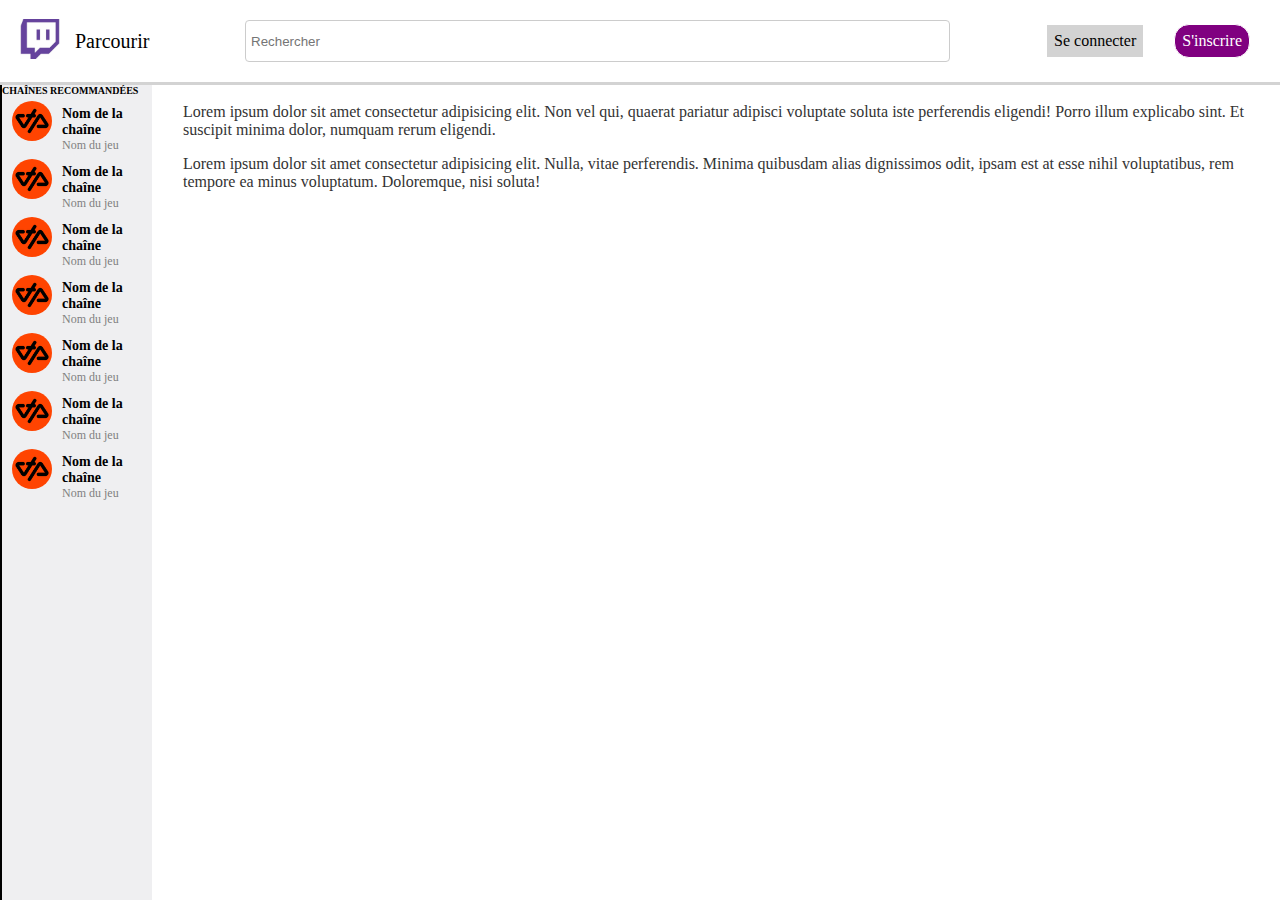
<file: header.html>
<!DOCTYPE html>
<html lang="en">
  <head>
    <meta charset="UTF-8" />
    <meta name="viewport" content="width=device-width, initial-scale=1.0" />
    <title>Twitch</title>
    <link rel="stylesheet" href="/css/style.css" rel="stylesheet" />
  </head>

  <body>
    <header class="head">
      <a href="index.html">
        <img
          src="/assets/logo twitch.jfif"
          alt="image-twitch"
          id="img_twitch"
        />
      </a>

      <a href="#" class="nav-link" target="_blank" id="text_cat">Parcourir</a>
      <div class="search-container">
        <input
          type="text"
          placeholder="Rechercher"
          name="search"
          id="search_bar"
        />
        <i class="fa-solid fa-magnifying-glass"></i>
      </div>
      <div class="auth-container">
        <p class="nav-link" id="box_login">Se connecter</p>
        <p class="nav-link" id="box_subscribe">S'inscrire</p>
      </div>
      <img
        src="/assets/Account.jfif"
        alt="account_image"
        id="img_account"
        class="account-image"
      />
    </header>

    <div class="lateral_menu">
      <h5>CHAÎNES RECOMMANDÉES</h5>
      <div class="channel-info">
        <img
          src="/assets/a58575dc-6414-45f7-a2da-a1ea2bed2e1f-profile_image-70x70.png"
          alt="Channel Image"
          class="channel-image"
        />
        <div class="channel-details">
          <p class="channel-name">Nom de la chaîne</p>
          <p class="game-name">Nom du jeu</p>
        </div>
      </div>
      <div class="channel-info">
        <img
          src="/assets/a58575dc-6414-45f7-a2da-a1ea2bed2e1f-profile_image-70x70.png"
          alt="Channel Image"
          class="channel-image"
        />
        <div class="channel-details">
          <p class="channel-name">Nom de la chaîne</p>
          <p class="game-name">Nom du jeu</p>
        </div>
      </div>
      <div class="channel-info">
        <img
          src="/assets/a58575dc-6414-45f7-a2da-a1ea2bed2e1f-profile_image-70x70.png"
          alt="Channel Image"
          class="channel-image"
        />
        <div class="channel-details">
          <p class="channel-name">Nom de la chaîne</p>
          <p class="game-name">Nom du jeu</p>
        </div>
      </div>
      <div class="channel-info">
        <img
          src="/assets/a58575dc-6414-45f7-a2da-a1ea2bed2e1f-profile_image-70x70.png"
          alt="Channel Image"
          class="channel-image"
        />
        <div class="channel-details">
          <p class="channel-name">Nom de la chaîne</p>
          <p class="game-name">Nom du jeu</p>
        </div>
      </div>
      <div class="channel-info">
        <img
          src="/assets/a58575dc-6414-45f7-a2da-a1ea2bed2e1f-profile_image-70x70.png"
          alt="Channel Image"
          class="channel-image"
        />
        <div class="channel-details">
          <p class="channel-name">Nom de la chaîne</p>
          <p class="game-name">Nom du jeu</p>
        </div>
      </div>
      <div class="channel-info">
        <img
          src="/assets/a58575dc-6414-45f7-a2da-a1ea2bed2e1f-profile_image-70x70.png"
          alt="Channel Image"
          class="channel-image"
        />
        <div class="channel-details">
          <p class="channel-name">Nom de la chaîne</p>
          <p class="game-name">Nom du jeu</p>
        </div>
      </div>
      <div class="channel-info">
        <img
          src="/assets/a58575dc-6414-45f7-a2da-a1ea2bed2e1f-profile_image-70x70.png"
          alt="Channel Image"
          class="channel-image"
        />
        <div class="channel-details">
          <p class="channel-name">Nom de la chaîne</p>
          <p class="game-name">Nom du jeu</p>
        </div>
      </div>
    </div>

    <div class="main-content">
      <h1>Bienvenue sur Twitch</h1>
      <p>
        Lorem ipsum dolor sit amet consectetur adipisicing elit. Non vel qui,
        quaerat pariatur adipisci voluptate soluta iste perferendis eligendi!
        Porro illum explicabo sint. Et suscipit minima dolor, numquam rerum
        eligendi.
      </p>
      <p>
        Lorem ipsum dolor sit amet consectetur adipisicing elit. Nulla, vitae
        perferendis. Minima quibusdam alias dignissimos odit, ipsam est at esse
        nihil voluptatibus, rem tempore ea minus voluptatum. Doloremque, nisi
        soluta!
      </p>
    </div>
  </body>
</html>
</file>
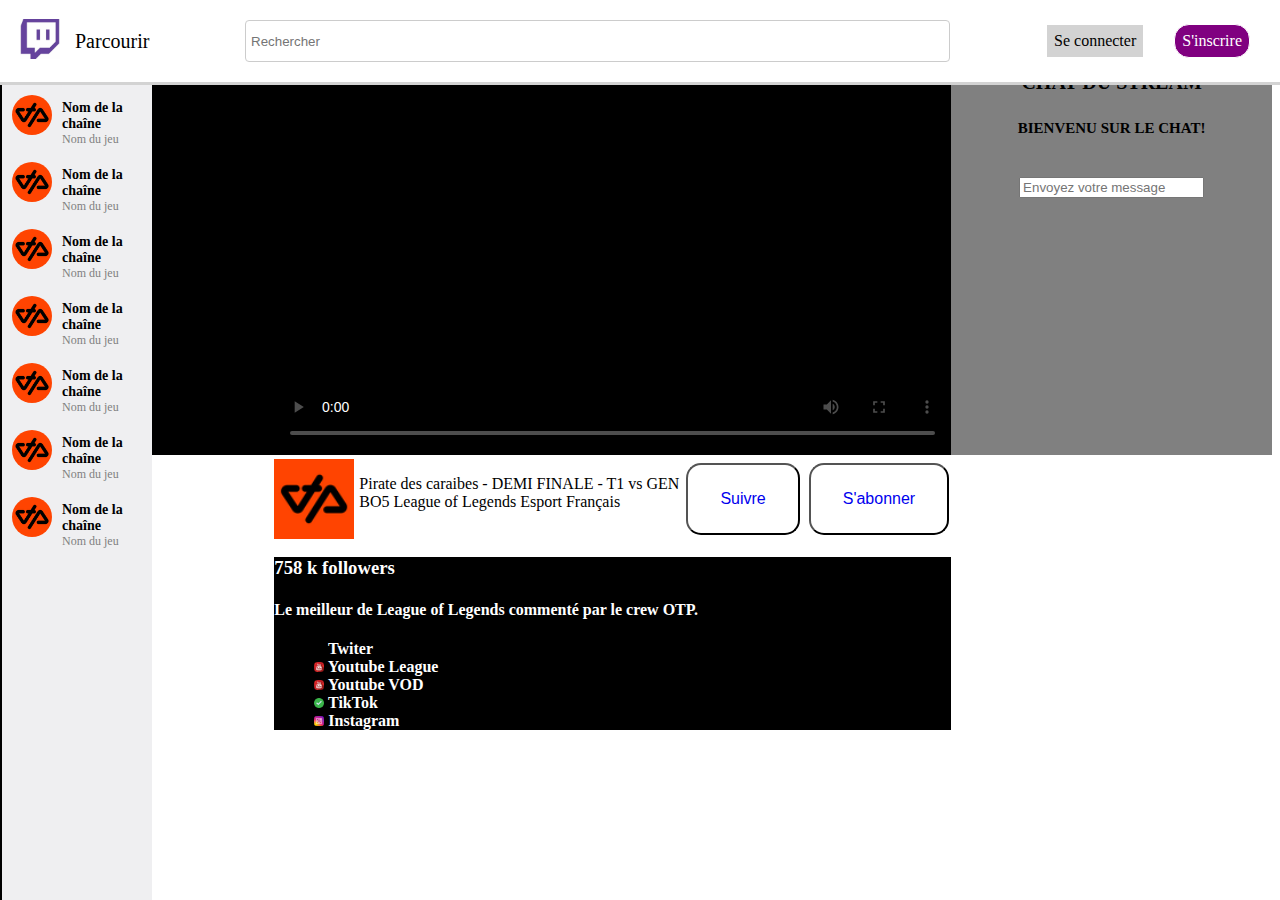
<file: page.html>
<!DOCTYPE html>
<html lang="fr">

<head>
    <meta charset="utf-8">
    <meta name="viewport" content="width=device-width, initial-scale=1.0">
    <title> TWITCH FAKE</title>
    <link rel="stylesheet" href="/css/styleB.css">
</head>

<body>

    <header class="head">
        <a href="index.html">
            <img src="/assets/logo twitch.jfif" alt="image-twitch" id="img_twitch">
        </a>
        
        <a href="parcourir.html" class="nav-link" target="_blank" id="text_cat">Parcourir</a>
        <div class="search-container">
            <input type="text" placeholder="Rechercher" name="search" id="search_bar">
        </div>
        <div class="auth-container">
            <p class="nav-link" id="box_login">Se connecter</p>
            <p class="nav-link" id="box_subscribe">S'inscrire</p>
        </div>
        <img src="/assets/Account.jfif" alt="account_image" id="img_account" class="account-image">
    </header>

    <div class="lateral_menu">
        <div class="channel_recom">
            <h5> CHAÎNES RECOMMANDÉES </h5>
        </div>
        <div class="channel-info">
            <img src="/assets/a58575dc-6414-45f7-a2da-a1ea2bed2e1f-profile_image-70x70.png" alt="Channel Image"
                class="channel-image">
            <div class="channel-details">
                <p class="channel-name">Nom de la chaîne</p>
                <p class="game-name">Nom du jeu</p>
            </div>
        </div>
        <div class="channel-info">
            <img src="/assets/a58575dc-6414-45f7-a2da-a1ea2bed2e1f-profile_image-70x70.png" alt="Channel Image"
                class="channel-image">
            <div class="channel-details">
                <p class="channel-name">Nom de la chaîne</p>
                <p class="game-name">Nom du jeu</p>
            </div>
        </div>
        <div class="channel-info">
            <img src="/assets/a58575dc-6414-45f7-a2da-a1ea2bed2e1f-profile_image-70x70.png" alt="Channel Image"
                class="channel-image">
            <div class="channel-details">
                <p class="channel-name">Nom de la chaîne</p>
                <p class="game-name">Nom du jeu</p>
            </div>
        </div>
        <div class="channel-info">
            <img src="/assets/a58575dc-6414-45f7-a2da-a1ea2bed2e1f-profile_image-70x70.png" alt="Channel Image"
                class="channel-image">
            <div class="channel-details">
                <p class="channel-name">Nom de la chaîne</p>
                <p class="game-name">Nom du jeu</p>
            </div>
        </div>
        <div class="channel-info">
            <img src="/assets/a58575dc-6414-45f7-a2da-a1ea2bed2e1f-profile_image-70x70.png" alt="Channel Image"
                class="channel-image">
            <div class="channel-details">
                <p class="channel-name">Nom de la chaîne</p>
                <p class="game-name">Nom du jeu</p>
            </div>
        </div>
        <div class="channel-info">
            <img src="/assets/a58575dc-6414-45f7-a2da-a1ea2bed2e1f-profile_image-70x70.png" alt="Channel Image"
                class="channel-image">
            <div class="channel-details">
                <p class="channel-name">Nom de la chaîne</p>
                <p class="game-name">Nom du jeu</p>
            </div>
        </div>
        <div class="channel-info">
            <img src="/assets/a58575dc-6414-45f7-a2da-a1ea2bed2e1f-profile_image-70x70.png" alt="Channel Image"
                class="channel-image">
            <div class="channel-details">
                <p class="channel-name">Nom de la chaîne</p>
                <p class="game-name">Nom du jeu</p>
            </div>
        </div>
    </div>

    <div class="container">
        <div class="div1">
        </div>
        <div class="div2">
            <video class="v1" src="https://assets.codepen.io/6093409/hubspot-video-example.mp4" controls width="300"
                poster="https://upload.wikimedia.org/wikipedia/commons/3/3f/HubSpot_Logo.svg">

            </video>

            <div class="btn">
                <img class="img1" src="/assets/imageLive.png" alt="live">
                <p>Pirate des caraibes - DEMI FINALE - T1 vs GEN <br> BO5 League of Legends Esport Français</p>
                <button class="bt btn1"><a href="https://openclassrooms.com/fr/">Suivre</a></button>
                <button class="bt btn2"><a href="https://www.sololearn.com/fr/">S'abonner</a></button>
            </div>

            <div class="divF">
                <h3>758 k followers</h3>
                <h4>Le meilleur de League of Legends commenté par le crew OTP.<h4>
                        <ul class="list">
                            <li><img src="/assets/t.png" width="10px" height="10px"> Twiter</li>
                            <li><img src="/assets/y.png" width="10px" height="10px"> Youtube League</li>
                            <li><img src="/assets/y.png" width="10px" height="10px"> Youtube VOD</li>
                            <li><img src="/assets/tik.png" width="10px" height="10px"> TikTok</li>
                            <li><img src="/assets/i.png" width="10px" height="10px"> Instagram</li>

                        </ul>
            </div>
        </div>
        <div class="div3">
            <h1>CHAT DU STREAM</h1>
            <h2>BIENVENU SUR LE CHAT!<h2>
                    <p></p>
                    <div class="form">
                        <p>
                        <form action="GET">
                            <label for=""></label>
                            <input type="text" placeholder="Envoyez votre message">
                        </form>
                        </p>
                    </div>

        </div>
    </div>
</body>

</html>
</file>
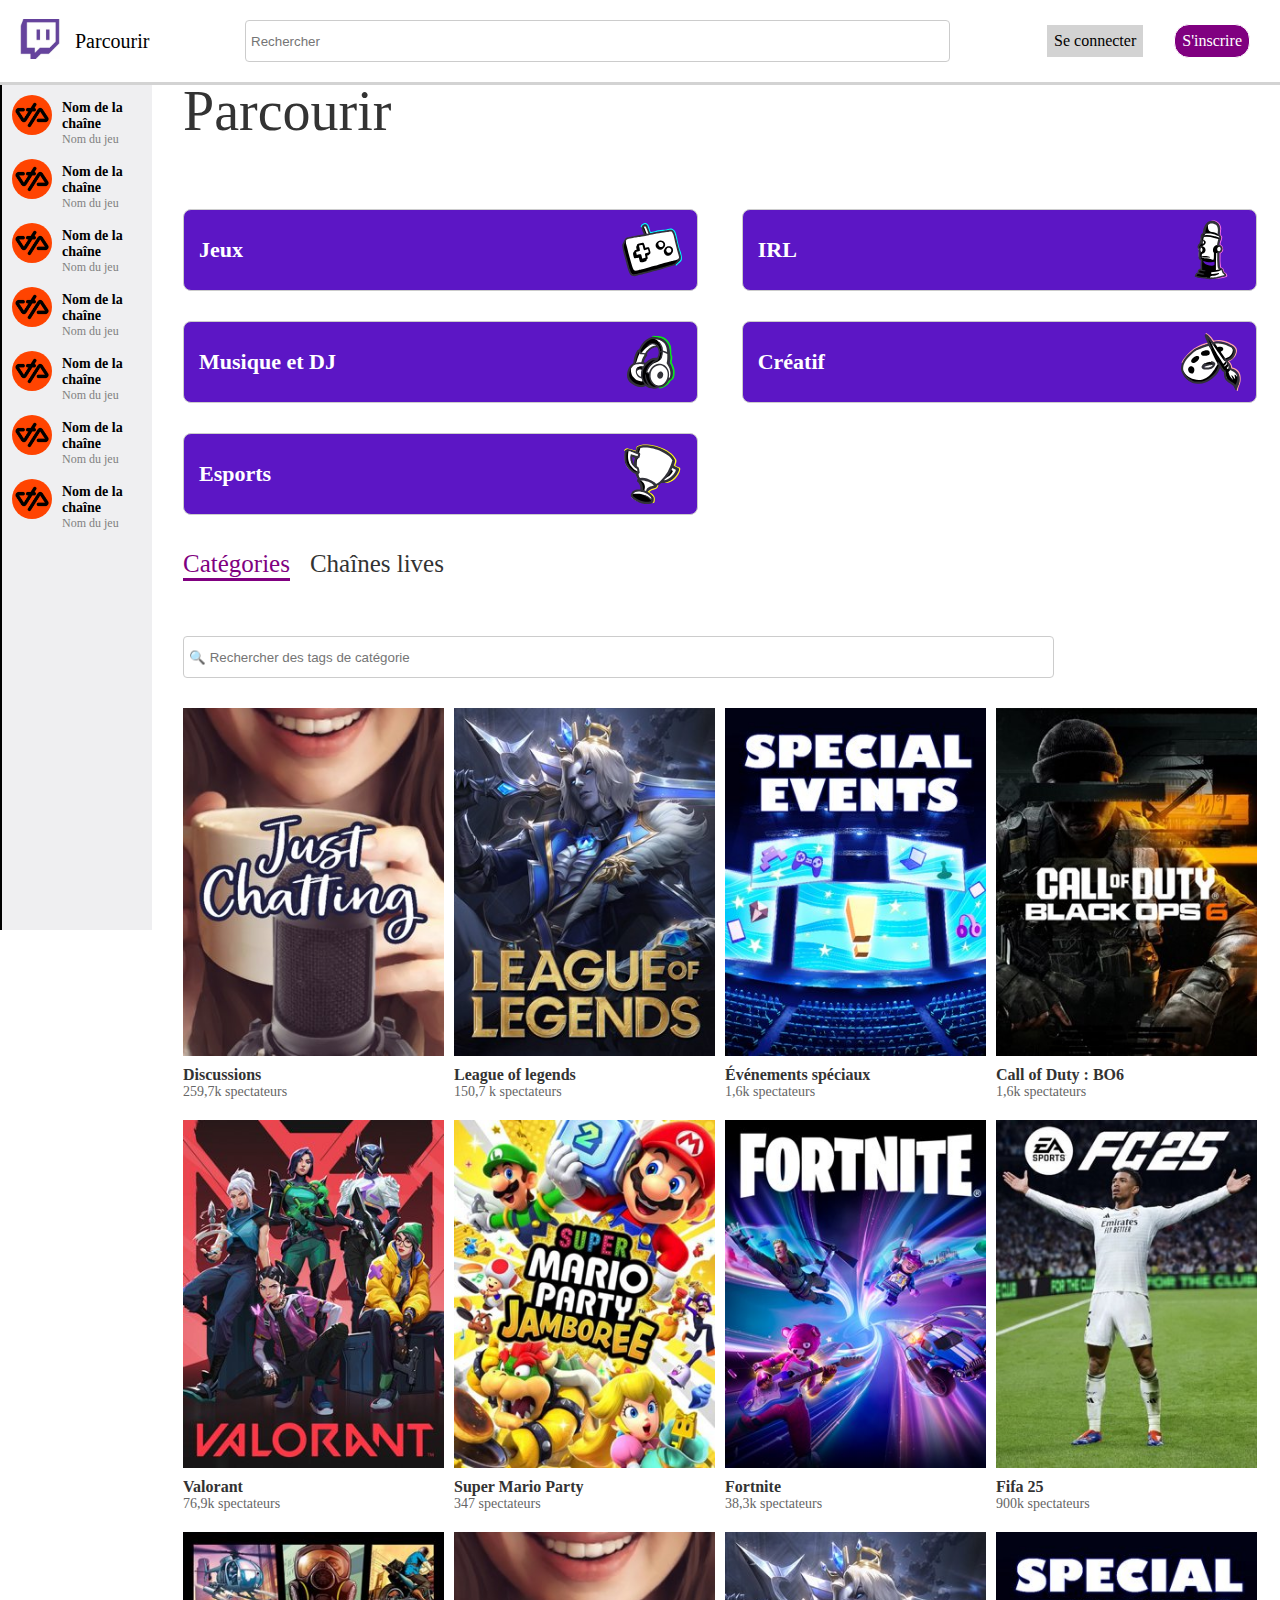
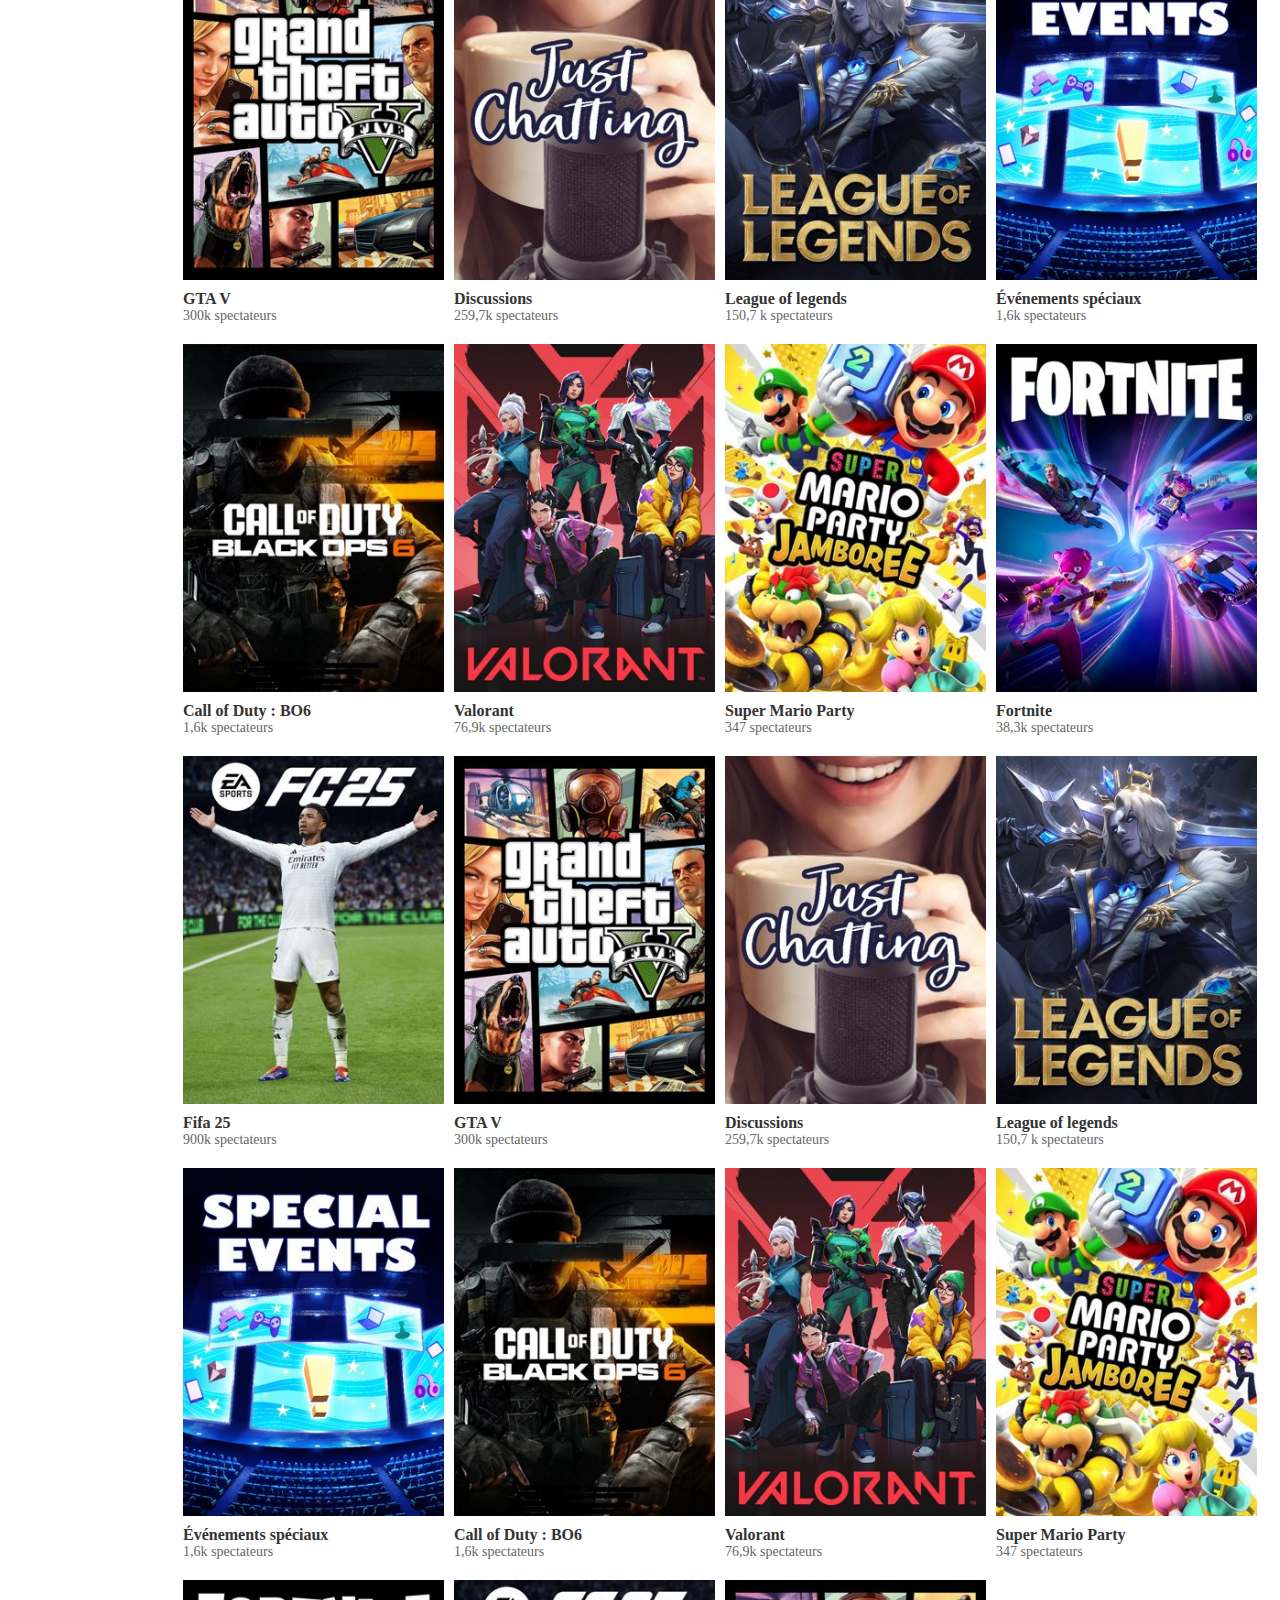
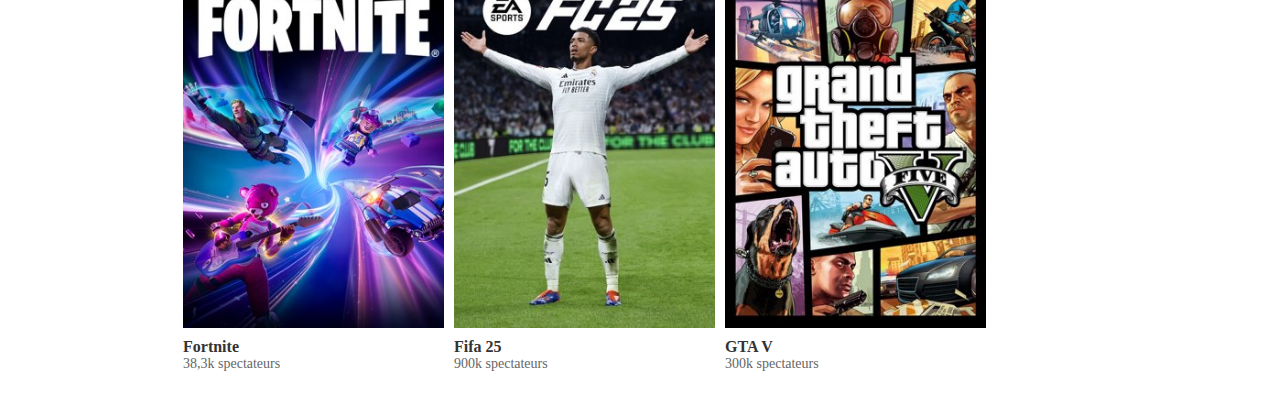
<file: parcourir.html>
<!DOCTYPE html>
<html lang="en">
  <head>
    <meta charset="UTF-8" />
    <meta name="viewport" content="width=device-width, initial-scale=1.0" />
    <title>Twitch</title>
    <link rel="stylesheet" href="./css/style.css" rel="stylesheet" />
  </head>

  <body>
    <header class="head">
      <a href="index.html">
        <img
          src="/assets/logo twitch.jfif"
          alt="image-twitch"
          id="img_twitch"
        />
      </a>

      <a href="#" class="nav-link" target="_blank" id="text_cat">Parcourir</a>
      <div class="search-container">
        <input
          type="text"
          placeholder="Rechercher"
          name="search"
          id="search_bar"
        />
      </div>
      <div class="auth-container">
        <p class="nav-link" id="box_login">Se connecter</p>
        <p class="nav-link" id="box_subscribe">S'inscrire</p>
      </div>
      <img
        src="/assets/Account.jfif"
        alt="account_image"
        id="img_account"
        class="account-image"
      />
    </header>

    <div class="lateral_menu">
      <div class="channel_recom">
        <h5>CHAÎNES RECOMMANDÉES</h5>
      </div>
      <div class="channel-info">
        <a href="/page.html" class="channel-info">
          <img
            src="/assets/a58575dc-6414-45f7-a2da-a1ea2bed2e1f-profile_image-70x70.png"
            alt="Channel Image"
            class="channel-image"
          />
          <div class="channel-details">
            <p class="channel-name">Nom de la chaîne</p>
            <p class="game-name">Nom du jeu</p>
          </div>
        </a>
      </div>
      <div class="channel-info">
        <a href="/page.html" class="channel-info">
          <img
            src="/assets/a58575dc-6414-45f7-a2da-a1ea2bed2e1f-profile_image-70x70.png"
            alt="Channel Image"
            class="channel-image"
          />
          <div class="channel-details">
            <p class="channel-name">Nom de la chaîne</p>
            <p class="game-name">Nom du jeu</p>
          </div>
        </a>
      </div>
      <div class="channel-info">
        <a href="/page.html" class="channel-info">
          <img
            src="/assets/a58575dc-6414-45f7-a2da-a1ea2bed2e1f-profile_image-70x70.png"
            alt="Channel Image"
            class="channel-image"
          />
          <div class="channel-details">
            <p class="channel-name">Nom de la chaîne</p>
            <p class="game-name">Nom du jeu</p>
          </div>
        </a>
      </div>
      <div class="channel-info">
        <a href="/page.html" class="channel-info">
          <img
            src="/assets/a58575dc-6414-45f7-a2da-a1ea2bed2e1f-profile_image-70x70.png"
            alt="Channel Image"
            class="channel-image"
          />
          <div class="channel-details">
            <p class="channel-name">Nom de la chaîne</p>
            <p class="game-name">Nom du jeu</p>
          </div>
        </a>
      </div>
      <div class="channel-info">
        <a href="/page.html" class="channel-info">
          <img
            src="/assets/a58575dc-6414-45f7-a2da-a1ea2bed2e1f-profile_image-70x70.png"
            alt="Channel Image"
            class="channel-image"
          />
          <div class="channel-details">
            <p class="channel-name">Nom de la chaîne</p>
            <p class="game-name">Nom du jeu</p>
          </div>
        </a>
      </div>
      <div class="channel-info">
        <a href="/page.html" class="channel-info">
          <img
            src="/assets/a58575dc-6414-45f7-a2da-a1ea2bed2e1f-profile_image-70x70.png"
            alt="Channel Image"
            class="channel-image"
          />
          <div class="channel-details">
            <p class="channel-name">Nom de la chaîne</p>
            <p class="game-name">Nom du jeu</p>
          </div>
        </a>
      </div>
      <div class="channel-info">
        <a href="/page.html" class="channel-info">
          <img
            src="/assets/a58575dc-6414-45f7-a2da-a1ea2bed2e1f-profile_image-70x70.png"
            alt="Channel Image"
            class="channel-image"
          />
          <div class="channel-details">
            <p class="channel-name">Nom de la chaîne</p>
            <p class="game-name">Nom du jeu</p>
          </div>
        </a>
      </div>
    </div>

    <div class="main-content">
      <p id="title_parcourir">Parcourir</p>
      <div class="categorie_channel">
        <div class="channel_game">
          <p>Jeux</p>
          <img src="/assets/game.svg" alt="Game Icon" />
        </div>

        <div class="channel_game">
          <p>IRL</p>
          <img src="/assets/mic.svg" alt="Mic Icon" />
        </div>
        <div class="channel_game">
          <p>Musique et DJ</p>
          <img src="/assets/casque.svg" alt="Casque Icon" />
        </div>
        <div class="channel_game">
          <p>Créatif</p>
          <img src="/assets/paint.svg" alt="Paint Icon" />
        </div>
        <div class="channel_game">
          <p>Esports</p>
          <img src="/assets/cup.svg" alt="Cup Icon" />
        </div>
      </div>

      <div class="category_channel">
        <p class="category">Catégories</p>
        <p>Chaînes lives</p>
      </div>

      <div class="search_tag">
        <input
          type="text"
          placeholder="🔍 Rechercher des tags de catégorie"
          name="search"
          id="search_bar"
        />
      </div>

      <div class="card-container">
        <div class="card">
          <img
            src="/assets/Just_chatting.jpg"
            alt="Discussion"
            class="card-image"
          />
          <div class="card-content">
            <h3 class="card-title">Discussions</h3>
            <p class="viewer-count">259,7k spectateurs</p>
          </div>
        </div>
        <div class="card">
          <img src="/assets/Lol.jpg" alt="Lol" class="card-image" />
          <div class="card-content">
            <h3 class="card-title">League of legends</h3>
            <p class="viewer-count">150,7 k spectateurs</p>
          </div>
        </div>
        <div class="card">
          <img
            src="/assets/special_events.jpg"
            alt="Event_special"
            class="card-image"
          />
          <div class="card-content">
            <h3 class="card-title">Événements spéciaux</h3>
            <p class="viewer-count">1,6k spectateurs</p>
          </div>
        </div>
        <div class="card">
          <img src="/assets/bo6.jpg" alt="BO6" class="card-image" />
          <div class="card-content">
            <h3 class="card-title">Call of Duty : BO6</h3>
            <p class="viewer-count">1,6k spectateurs</p>
          </div>
        </div>
        <div class="card">
          <img src="/assets/valorant.png" alt="Valorant" class="card-image" />
          <div class="card-content">
            <h3 class="card-title">Valorant</h3>
            <p class="viewer-count">76,9k spectateurs</p>
          </div>
        </div>
        <div class="card">
          <img src="/assets/mario.jpg" alt="Mario" class="card-image" />
          <div class="card-content">
            <h3 class="card-title">Super Mario Party</h3>
            <p class="viewer-count">347 spectateurs</p>
          </div>
        </div>
        <div class="card">
          <img src="/assets/fortnite.jpg" alt="Fortnite" class="card-image" />
          <div class="card-content">
            <h3 class="card-title">Fortnite</h3>
            <p class="viewer-count">38,3k spectateurs</p>
          </div>
        </div>
        <div class="card">
          <img src="/assets/fc25.jpg" alt="FC25" class="card-image" />
          <div class="card-content">
            <h3 class="card-title">Fifa 25</h3>
            <p class="viewer-count">900k spectateurs</p>
          </div>
        </div>
        <div class="card">
          <img src="/assets/gta.jpg" alt="GTA5" class="card-image" />
          <div class="card-content">
            <h3 class="card-title">GTA V</h3>
            <p class="viewer-count">300k spectateurs</p>
          </div>
        </div>
        <div class="card">
          <img
            src="/assets/Just_chatting.jpg"
            alt="Discussion"
            class="card-image"
          />
          <div class="card-content">
            <h3 class="card-title">Discussions</h3>
            <p class="viewer-count">259,7k spectateurs</p>
          </div>
        </div>
        <div class="card">
          <img src="/assets/Lol.jpg" alt="Lol" class="card-image" />
          <div class="card-content">
            <h3 class="card-title">League of legends</h3>
            <p class="viewer-count">150,7 k spectateurs</p>
          </div>
        </div>
        <div class="card">
          <img
            src="/assets/special_events.jpg"
            alt="Event_special"
            class="card-image"
          />
          <div class="card-content">
            <h3 class="card-title">Événements spéciaux</h3>
            <p class="viewer-count">1,6k spectateurs</p>
          </div>
        </div>
        <div class="card">
          <img src="/assets/bo6.jpg" alt="BO6" class="card-image" />
          <div class="card-content">
            <h3 class="card-title">Call of Duty : BO6</h3>
            <p class="viewer-count">1,6k spectateurs</p>
          </div>
        </div>
        <div class="card">
          <img src="/assets/valorant.png" alt="Valorant" class="card-image" />
          <div class="card-content">
            <h3 class="card-title">Valorant</h3>
            <p class="viewer-count">76,9k spectateurs</p>
          </div>
        </div>
        <div class="card">
          <img src="/assets/mario.jpg" alt="Mario" class="card-image" />
          <div class="card-content">
            <h3 class="card-title">Super Mario Party</h3>
            <p class="viewer-count">347 spectateurs</p>
          </div>
        </div>
        <div class="card">
          <img src="/assets/fortnite.jpg" alt="Fortnite" class="card-image" />
          <div class="card-content">
            <h3 class="card-title">Fortnite</h3>
            <p class="viewer-count">38,3k spectateurs</p>
          </div>
        </div>
        <div class="card">
          <img src="/assets/fc25.jpg" alt="FC25" class="card-image" />
          <div class="card-content">
            <h3 class="card-title">Fifa 25</h3>
            <p class="viewer-count">900k spectateurs</p>
          </div>
        </div>
        <div class="card">
          <img src="/assets/gta.jpg" alt="GTA5" class="card-image" />
          <div class="card-content">
            <h3 class="card-title">GTA V</h3>
            <p class="viewer-count">300k spectateurs</p>
          </div>
        </div>
        <div class="card">
          <img
            src="/assets/Just_chatting.jpg"
            alt="Discussion"
            class="card-image"
          />
          <div class="card-content">
            <h3 class="card-title">Discussions</h3>
            <p class="viewer-count">259,7k spectateurs</p>
          </div>
        </div>
        <div class="card">
          <img src="/assets/Lol.jpg" alt="Lol" class="card-image" />
          <div class="card-content">
            <h3 class="card-title">League of legends</h3>
            <p class="viewer-count">150,7 k spectateurs</p>
          </div>
        </div>
        <div class="card">
          <img
            src="/assets/special_events.jpg"
            alt="Event_special"
            class="card-image"
          />
          <div class="card-content">
            <h3 class="card-title">Événements spéciaux</h3>
            <p class="viewer-count">1,6k spectateurs</p>
          </div>
        </div>
        <div class="card">
          <img src="/assets/bo6.jpg" alt="BO6" class="card-image" />
          <div class="card-content">
            <h3 class="card-title">Call of Duty : BO6</h3>
            <p class="viewer-count">1,6k spectateurs</p>
          </div>
        </div>
        <div class="card">
          <img src="/assets/valorant.png" alt="Valorant" class="card-image" />
          <div class="card-content">
            <h3 class="card-title">Valorant</h3>
            <p class="viewer-count">76,9k spectateurs</p>
          </div>
        </div>
        <div class="card">
          <img src="/assets/mario.jpg" alt="Mario" class="card-image" />
          <div class="card-content">
            <h3 class="card-title">Super Mario Party</h3>
            <p class="viewer-count">347 spectateurs</p>
          </div>
        </div>
        <div class="card">
          <img src="/assets/fortnite.jpg" alt="Fortnite" class="card-image" />
          <div class="card-content">
            <h3 class="card-title">Fortnite</h3>
            <p class="viewer-count">38,3k spectateurs</p>
          </div>
        </div>
        <div class="card">
          <img src="/assets/fc25.jpg" alt="FC25" class="card-image" />
          <div class="card-content">
            <h3 class="card-title">Fifa 25</h3>
            <p class="viewer-count">900k spectateurs</p>
          </div>
        </div>
        <div class="card">
          <img src="/assets/gta.jpg" alt="GTA5" class="card-image" />
          <div class="card-content">
            <h3 class="card-title">GTA V</h3>
            <p class="viewer-count">300k spectateurs</p>
          </div>
        </div>
      </div>
    </div>
  </body>
</html>
</file>
<file: css/style.css>
.head {
    position: fixed;
    top: 0;
    left: 0;
    width: 100%;
    display: flex;
    align-items: center;
    justify-content: space-between;
    padding: 10px 20px;
    background-color: #ffffff; 
    border-bottom: 3px solid lightgray; 
    z-index: 10;
}

#img_twitch {
    height: 40px; 
}

#text_cat {
    font-size: 20px;
}

.nav-link {
    color: #000000;
    text-decoration: none;
    margin: 0 15px;
    cursor: pointer;
}

.nav-link:hover {
    text-decoration: none;
    color: purple; 
}

.search-container {
    flex-grow: 1;
    display: flex;
    justify-content: center;
}

#search_bar {
    padding: 5px;
    border: 1px solid #ccc;
    border-radius: 4px;
    background-color: white; 
    color: #000000; 
    width: 300px;
    height: 30px;
}

.auth-container {
    display: flex;
    align-items: center;
}

#box_login {
    border: 1px solid white;
    background-color: lightgray;
    padding: 7px;
}

#box_subscribe {
    border: 1px solid white;
    border-radius: 15px;
    background-color: purple;
    padding: 7px;
    color: white;
}

.account-image {
    height: 20px; 
    margin-left: 15px;
}

.lateral_menu {
    background-color: #efeff1;
    position: fixed;
    left: 0;
    top: 65px;          
    width: 200px;         
    height: calc(100vh - 65px);
    display: flex;
    flex-direction: column;
    color: black;    
    border-left: 2px solid black;
    overflow-y: auto;
}

h5 {
    margin: 0; 
    color: black;
    font-size: 10px;
}



.channel_recom h5 {
    margin: 10px;
    font-weight: bold;
    justify-content: center;
    font-size: 13px;
}


.channel-info {
    display: flex;
    align-items: flex-start; 
    margin-top: 5px; 
    margin-bottom: 1px; 
    
}

.channel-info:hover {
    background-color: rgb(147, 147, 144);
}

.channel-image {
    width: 40px;              
    height: 40px;
    border-radius: 50%;       
    margin-right: 10px;
    margin-left: 10px;      
}

.channel-details {
    display: flex;
    flex-direction: column;  
}

.channel-name {
    padding-top: 5px;
    font-weight: bold;
    color: black;            
    margin: 0;                
    font-size: 14px;
}

.game-name {
    font-size: 12px;
    color: gray;              
    margin: 0;
}

.main-content {
    margin-left: 210px;
    padding: 20px;
    color: #333;
}

.categorie_channel {
    display: flex;
    flex-wrap: nowrap;
    justify-content: space-between;
    gap: 10px;
    margin-top: 20px;   
    font-size: 22px; 
    font-weight: bold;   
}

.channel_game {
    display: flex;
    align-items: center;
    justify-content: space-between;
    background-color: #5c16c5;      
    padding: 10px 15px;            
    border-radius: 8px;             
    flex: 1 1 0; 
    max-width: 100%; 
    border: 1px solid #ccc;     
    color: white;
    font-style: bold;
    font-size: 15px;   
    min-width: 250px; 
}

.channel_game:hover {
    background-color: blueviolet;
}

.channel_game p {
    margin: 0;
    font-size: 22px;
    font-weight: bold;
}

.channel_game img {
    width: 60px;                    
    height: 60px;
}

.category_channel{
    display: flex;
    gap: 20px;
    font-size: 25px;
}

.category {
    color: purple;
    border-bottom: 3px solid purple;
}

.search_tag {
    margin-top: 20px;
}

#title_parcourir {
    font-size: 72px;
}

.card-container {
    display: grid;
    grid-template-columns: repeat(9, 1fr); 
    gap: 10px;
    margin-top: 20px;
}

.card {
    background-color: #ffffff;
    overflow: hidden;
    display: flex;
    flex-direction: column;
    align-items: start;
}

.card-image {
    max-width: 100%;
    max-height: 100%;
    object-fit: cover;
}

.card-title {
    font-size: 16px;
    color: #333333;
    padding-top: 10px;
    margin: 0;
}

.viewer-count {
    font-size: 14px;
    color: #666666;
    padding: 0;
    margin: 0;
    margin-bottom: 10px;
}

.channel-info{
    text-decoration: none;
}

@media screen and (max-width: 1444px) {
    .head {
        flex-wrap: wrap; 
    }

    .lateral_menu {
        width: 150px; 
        padding: 10px 0;
        margin-top: 10px; 
    }

    .lateral_menu .channel_recom{
        display: none; 
    }


    .main-content {
        margin-left: 160px; 
        padding: 15px; 
    }

    .categorie_channel {
        flex-wrap: wrap; 
    }

    .channel_game {
        flex: 1 1 45%; 
        max-width: 45%; 
        margin: 10px 0;
    }

    #search_bar {
        width: 80%; 
        margin: 10px 0; 
    }

    #title_parcourir {
        font-size: 56px; 
    }

    .card-container {
        grid-template-columns: repeat(4, 1fr); 
    }
}

@media screen and (max-width: 762px) {
    .lateral_menu {
        width: 50px; 
        padding: 10px 0; 
        overflow: hidden; 
    }

    .lateral_menu .channel-info {
        flex-direction: column; 
        align-items: center; 
    }


    .lateral_menu .channel_recom{
        display: none; 
    }

    .lateral_menu .channel-details {
        display: none; 
    }


    

    .main-content {
        margin-left: 60px; 
        padding: 10px; 
    }

    .categorie_channel {
        flex-wrap: wrap;
        justify-content: space-around; 
    }

    .channel_game {
        flex: 1 1 45%; 
        max-width: 100%; 
        margin: 10px 0;
    }

    .card-container {
        grid-template-columns: repeat(2, 1fr); 
    }

    #search_bar {
        width: 80%; 
        margin: 10px 0; 
    }

    #title_parcourir {
        font-size: 48px; 
    }
}

@media screen and (max-width: 480px) {
    .head {
        flex-direction: column; 
        align-items: flex-start; 
    }

    .nav-link {
        font-size: 16px; 
        margin: 5px 0; 
    }

    #search_bar {
        width: 100%; 
    }

    .card-container {
        grid-template-columns: repeat(1, 1fr); 
    }

    #img_account {
        height: 30px; 
    }
}
</file>
<file: css/styleB.css>
.head {
    position: fixed;
    top: 0;
    left: 0;
    width: 100%;
    display: flex;
    align-items: center;
    justify-content: space-between;
    padding: 10px 20px;
    background-color: #ffffff; 
    border-bottom: 3px solid lightgray; 
    z-index: 10;
}

#img_twitch {
    height: 40px; 
}

#text_cat {
    font-size: 20px;
}

.nav-link {
    color: #000000;
    text-decoration: none;
    margin: 0 15px;
    cursor: pointer;
}

.nav-link:hover {
    text-decoration: none;
    color: purple; 
}

.search-container {
    flex-grow: 1;
    display: flex;
    justify-content: center;
}

#search_bar {
    padding: 5px;
    border: 1px solid #ccc;
    border-radius: 4px;
    background-color: white; 
    color: #000000; 
    width: 300px;
    height: 30px;
}

.auth-container {
    display: flex;
    align-items: center;
}

#box_login {
    border: 1px solid white;
    background-color: lightgray;
    padding: 7px;
}

#box_subscribe {
    border: 1px solid white;
    border-radius: 15px;
    background-color: purple;
    padding: 7px;
    color: white;
}

.account-image {
    height: 20px; 
    margin-left: 15px;
}

.lateral_menu {
    background-color: #efeff1;
    position: fixed;
    left: 0;
    top: 65px;          
    width: 200px;         
    height: calc(100vh - 65px);
    display: flex;
    flex-direction: column;
    color: black;    
    border-left: 2px solid black;
    overflow-y: auto;
}

h5 {
    margin: 0; 
    color: black;
    font-size: 10px;
}



.channel_recom h5 {
    margin: 10px;
    font-weight: bold;
    justify-content: center;
    font-size: 13px;
}


.channel-info {
    display: flex;
    align-items: flex-start; 
    margin-top: 10px; 
    margin-bottom: 5px; 
    
}

.channel-info:hover {
    background-color: rgb(147, 147, 144);
}

.channel-image {
    width: 40px;              
    height: 40px;
    border-radius: 50%;       
    margin-right: 10px;
    margin-left: 10px;      
}

.channel-details {
    display: flex;
    flex-direction: column;  
}

.channel-name {
    padding-top: 5px;
    font-weight: bold;
    color: black;            
    margin: 0;                
    font-size: 14px;
}

.game-name {
    font-size: 12px;
    color: gray;              
    margin: 0;
}

.main-content {
    margin-left: 210px;
    padding: 20px;
    color: #333;
}

.container{
    display: flex;
    justify-content: center;
   
}

.div1{

    background-color: black;
    flex: 2 1  auto
    
}
.div2{
    flex:  0 1 auto;
    background-color: black;
}
.div3{
    margin-top: 50px;
    flex: 1 3 auto;
    background-color: grey;
    color: black;
    text-align: center;
    font-size: 10px;
    display: flex;
    flex-direction: column;
    
}
.v1{
    height: 100%;
    width: 100%;
}
.btn{
    display: flex;
    text-decoration: none;
    justify-content: space-between;
    gap: 5px;
    

}
.imageLive{
    display: flex;
    justify-content: space-between;
}
.bt{
    margin: 2px 2px;
    padding: 16px 32px;
    text-align: center;
    font-size: 16px;
    margin: 4px 2px;
    transition-duration: 0.4s;
    cursor: pointer;
    border-radius: 15px  ;
   
}
h1, h2{
    color : black;
}
.btn1{
    background-color: white;
    color: black;
    border-radius: 5px solid black;
    text-decoration: none;
   
   
}
.btn2{
    background-color: white;
    color: black;
    border-radius: 5px solid black;
   
   
}
.btn1:hover{
    background-color: #555555;
    color: white;
}
.btn2:hover{
    background-color: #555555;
    color: white;
}
.form{
    display: flex;
    justify-content:  center;

}
.img1{
    height: 80px;
    width: 80px;

    
}

a{
    text-decoration: none;
}
.divF{
    background-color: black;
    color: white;
    flex-direction: column;

}

.list{   
    justify-content:center; 
    align-items: center;
    list-style: none;
}

.list li:hover{
    color: red;
}

@media screen and (max-width: 800px){

    .div1, .div2, .div3{
        width: 100%;
    }
    
}

@media screen and (max-width: 1444px) {
    .head {
        flex-wrap: wrap; 
    }

    .lateral_menu {
        width: 150px; 
        padding: 10px 0;
        margin-top: 10px; 
    }

    .lateral_menu .channel_recom{
        display: none; 
    }


    #search_bar {
        width: 80%; 
        margin: 10px 0; 
    }
}

@media screen and (max-width: 762px) {
    .lateral_menu {
        width: 50px; 
        padding: 10px 0; 
        overflow: hidden; 
    }

    .lateral_menu .channel-info {
        flex-direction: column; 
        align-items: center; 
    }


    .lateral_menu .channel_recom{
        display: none; 
    }

    .lateral_menu .channel-details {
        display: none; 
    }

    #search_bar {
        width: 80%; 
        margin: 10px 0; 
    }
}

@media screen and (max-width: 480px) {
    .head {
        flex-direction: column; 
        align-items: flex-start; 
    }

    .nav-link {
        font-size: 16px; 
        margin: 5px 0; 
    }

    #search_bar {
        width: 100%; 
    }

    #img_account {
        height: 30px; 
    }
}
</file>
